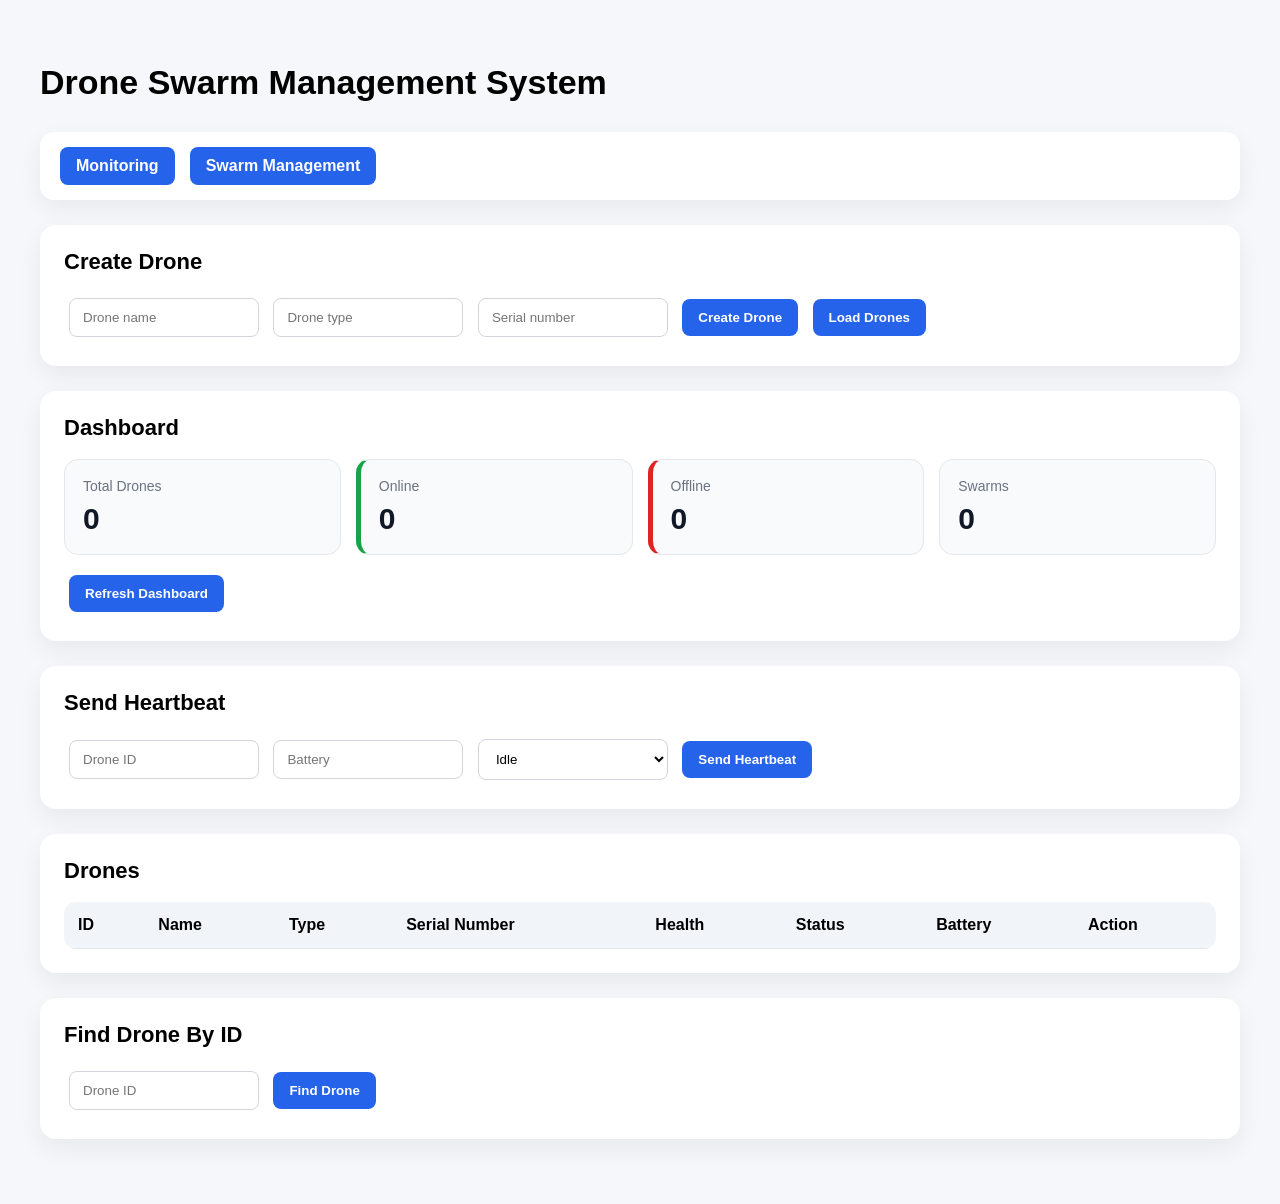
<file: frontend/index.html>
<!DOCTYPE html>
<html lang="en">
<head>
    <meta charset="UTF-8">
    <meta name="viewport" content="width=device-width, initial-scale=1.0">
    <title>Drone Monitoring</title>

    <link rel="stylesheet" href="style.css">
</head>
<body>

<h1>Drone Swarm Management System</h1>

<nav class="navbar">
    <a href="index.html">Monitoring</a>
    <a href="swarms.html">Swarm Management</a>
</nav>

<section>
    <h2>Create Drone</h2>

    <input id="droneName" placeholder="Drone name">
    <input id="droneType" placeholder="Drone type">
    <input id="droneSerial" placeholder="Serial number">

    <button onclick="createDrone()">Create Drone</button>
    <button onclick="loadDrones()">Load Drones</button>
</section>

<section>
    <h2>Dashboard</h2>

    <div class="dashboard-cards">
        <div class="dashboard-card">
            <span>Total Drones</span>
            <strong id="totalDrones">0</strong>
        </div>

        <div class="dashboard-card online-card">
            <span>Online</span>
            <strong id="onlineDrones">0</strong>
        </div>

        <div class="dashboard-card offline-card">
            <span>Offline</span>
            <strong id="offlineDrones">0</strong>
        </div>

        <div class="dashboard-card">
            <span>Swarms</span>
            <strong id="totalSwarms">0</strong>
        </div>
    </div>

    <button onclick="loadDashboard()">Refresh Dashboard</button>
</section>

<section>
    <h2>Send Heartbeat</h2>

    <input id="heartbeatDroneId" placeholder="Drone ID">
    <input id="heartbeatBattery" placeholder="Battery">

    <select id="heartbeatStatus">
        <option value="idle">Idle</option>
        <option value="flying">Flying</option>
        <option value="charging">Charging</option>
        <option value="mission">Mission</option>
        <option value="maintenance">Maintenance</option>
    </select>

    <button onclick="sendHeartbeat()">Send Heartbeat</button>
</section>

<section>
    <h2>Drones</h2>

    <table>
        <thead>
            <tr>
                <th>ID</th>
                <th>Name</th>
                <th>Type</th>
                <th>Serial Number</th>
                <th>Health</th>
                <th>Status</th>
                <th>Battery</th>
                <th>Action</th>
            </tr>
        </thead>

        <tbody id="droneTable"></tbody>
    </table>
</section>

<section>
    <h2>Find Drone By ID</h2>

    <input id="searchDroneId" placeholder="Drone ID">

    <button onclick="findDroneById()">Find Drone</button>

    <div id="foundDroneResult"></div>
</section>

<script src="script.js"></script>

</body>
</html>
</file>
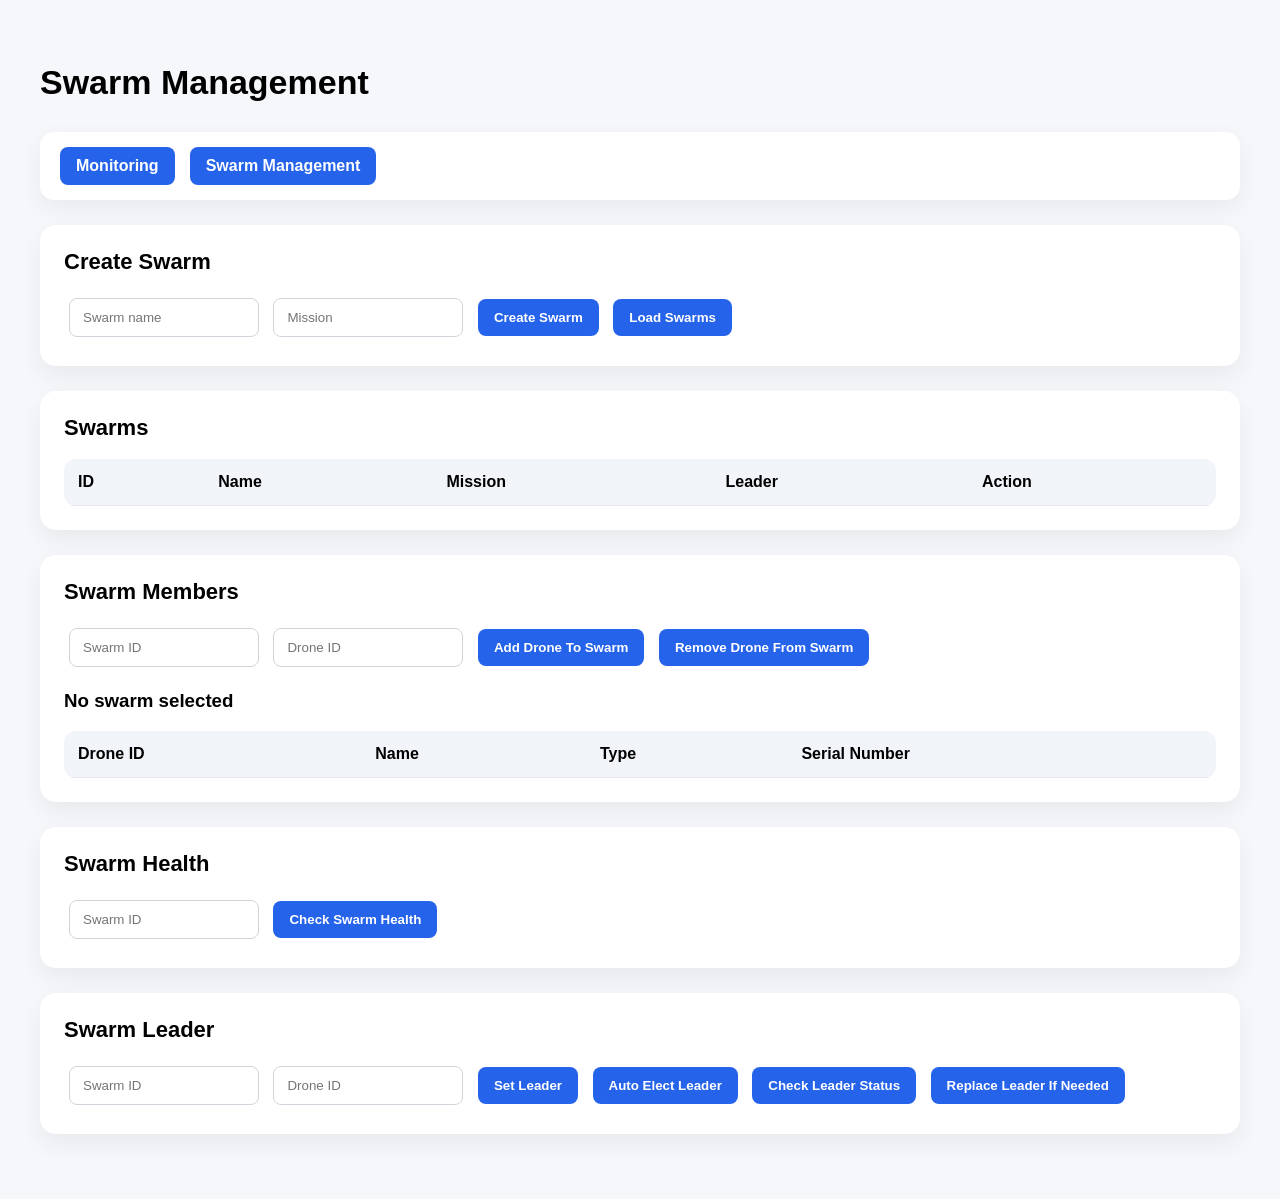
<file: frontend/swarms.html>
<!DOCTYPE html>
<html lang="en">
<head>
    <meta charset="UTF-8">
    <meta name="viewport" content="width=device-width, initial-scale=1.0">
    <title>Swarm Management</title>

    <link rel="stylesheet" href="style.css">
</head>
<body>

<h1>Swarm Management</h1>

<nav class="navbar">
    <a href="index.html">Monitoring</a>
    <a href="swarms.html">Swarm Management</a>
</nav>

<section>
    <h2>Create Swarm</h2>

    <input id="swarmName" placeholder="Swarm name">
    <input id="swarmMission" placeholder="Mission">

    <button onclick="createSwarm()">Create Swarm</button>
    <button onclick="loadSwarms()">Load Swarms</button>
</section>

<section>
    <h2>Swarms</h2>

    <table>
        <thead>
            <tr>
                <th>ID</th>
                <th>Name</th>
                <th>Mission</th>
                <th>Leader</th>
                <th>Action</th>
            </tr>
        </thead>

        <tbody id="swarmTable"></tbody>
    </table>
</section>

<section>
    <h2>Swarm Members</h2>

    <input id="memberSwarmId" placeholder="Swarm ID">
    <input id="memberDroneId" placeholder="Drone ID">

    <button onclick="addDroneToSwarm()">Add Drone To Swarm</button>
    <button onclick="removeDroneFromSwarm()">Remove Drone From Swarm</button>

    <h3 id="selectedSwarmTitle">No swarm selected</h3>

    <table>
        <thead>
            <tr>
                <th>Drone ID</th>
                <th>Name</th>
                <th>Type</th>
                <th>Serial Number</th>
            </tr>
        </thead>

        <tbody id="membersTable"></tbody>
    </table>
</section>

<section>
    <h2>Swarm Health</h2>

    <input id="healthSwarmId" placeholder="Swarm ID">

    <button onclick="checkSwarmHealth()">Check Swarm Health</button>

    <div id="swarmHealthResult"></div>
</section>

<section>
    <h2>Swarm Leader</h2>

    <input id="leaderSwarmId" placeholder="Swarm ID">
    <input id="leaderDroneId" placeholder="Drone ID">

    <button onclick="setSwarmLeader()">Set Leader</button>
    <button onclick="electSwarmLeader()">Auto Elect Leader</button>
    <button onclick="checkLeaderStatus()">Check Leader Status</button>
    <button onclick="replaceSwarmLeader()">Replace Leader If Needed</button>

    <div id="leaderResult"></div>
</section>

<script src="script.js"></script>

</body>
</html>
</file>
<file: frontend/style.css>
* {
    box-sizing: border-box;
}

body {
    font-family: Arial, sans-serif;
    margin: 0 auto;
    max-width: 1400px;
    padding: 40px;
    background: #f5f7fb;
}

h1 {
    margin-bottom: 30px;
    font-size: 34px;
    font-weight: 700;
}

h2 {
    margin-top: 0;
    margin-bottom: 18px;
    font-size: 22px;
}

section {
    background: #ffffff;
    padding: 24px;
    margin-bottom: 25px;
    border-radius: 16px;
    box-shadow: 0 10px 25px rgba(0, 0, 0, 0.06);
}

input,
select {
    padding: 11px 13px;
    margin: 5px;
    width: 190px;
    border: 1px solid #d1d5db;
    border-radius: 8px;
    outline: none;
    background: white;
}

input:focus,
select:focus {
    border-color: #2563eb;
}

button {
    padding: 11px 16px;
    margin: 5px;
    cursor: pointer;
    border: none;
    border-radius: 8px;
    background: #2563eb;
    color: white;
    font-weight: 600;
}

button:hover {
    background: #1d4ed8;
}

table {
    width: 100%;
    background: white;
    border-collapse: separate;
    border-spacing: 0;
    margin-top: 15px;
    border-radius: 12px;
    overflow: hidden;
}

th,
td {
    padding: 14px;
    border-bottom: 1px solid #e5e7eb;
    text-align: left;
}

th {
    background: #f1f5f9;
    font-weight: 700;
}

tr:hover td {
    background: #f9fafb;
}

td button {
    background: #111827;
}

td button:hover {
    background: #374151;
}

td button:last-child {
    background: #dc2626;
}

td button:last-child:hover {
    background: #b91c1c;
}

.dashboard-cards {
    display: grid;
    grid-template-columns: repeat(4, 1fr);
    gap: 15px;
    margin-bottom: 15px;
}

.dashboard-card {
    background: #f8fafc;
    padding: 18px;
    border-radius: 14px;
    border: 1px solid #e5e7eb;
}

.dashboard-card span {
    display: block;
    color: #6b7280;
    font-size: 14px;
    margin-bottom: 8px;
}

.dashboard-card strong {
    font-size: 30px;
    color: #111827;
}

.online-card {
    border-left: 5px solid #16a34a;
}

.offline-card {
    border-left: 5px solid #dc2626;
}

.navbar {
    display: flex;
    gap: 15px;
    margin-bottom: 25px;
    background: white;
    padding: 15px 20px;
    border-radius: 14px;
    box-shadow: 0 8px 24px rgba(0, 0, 0, 0.06);
}

.navbar a {
    text-decoration: none;
    background: #2563eb;
    color: white;
    padding: 10px 16px;
    border-radius: 8px;
    font-weight: 600;
}

.navbar a:hover {
    background: #1d4ed8;
}
</file>
